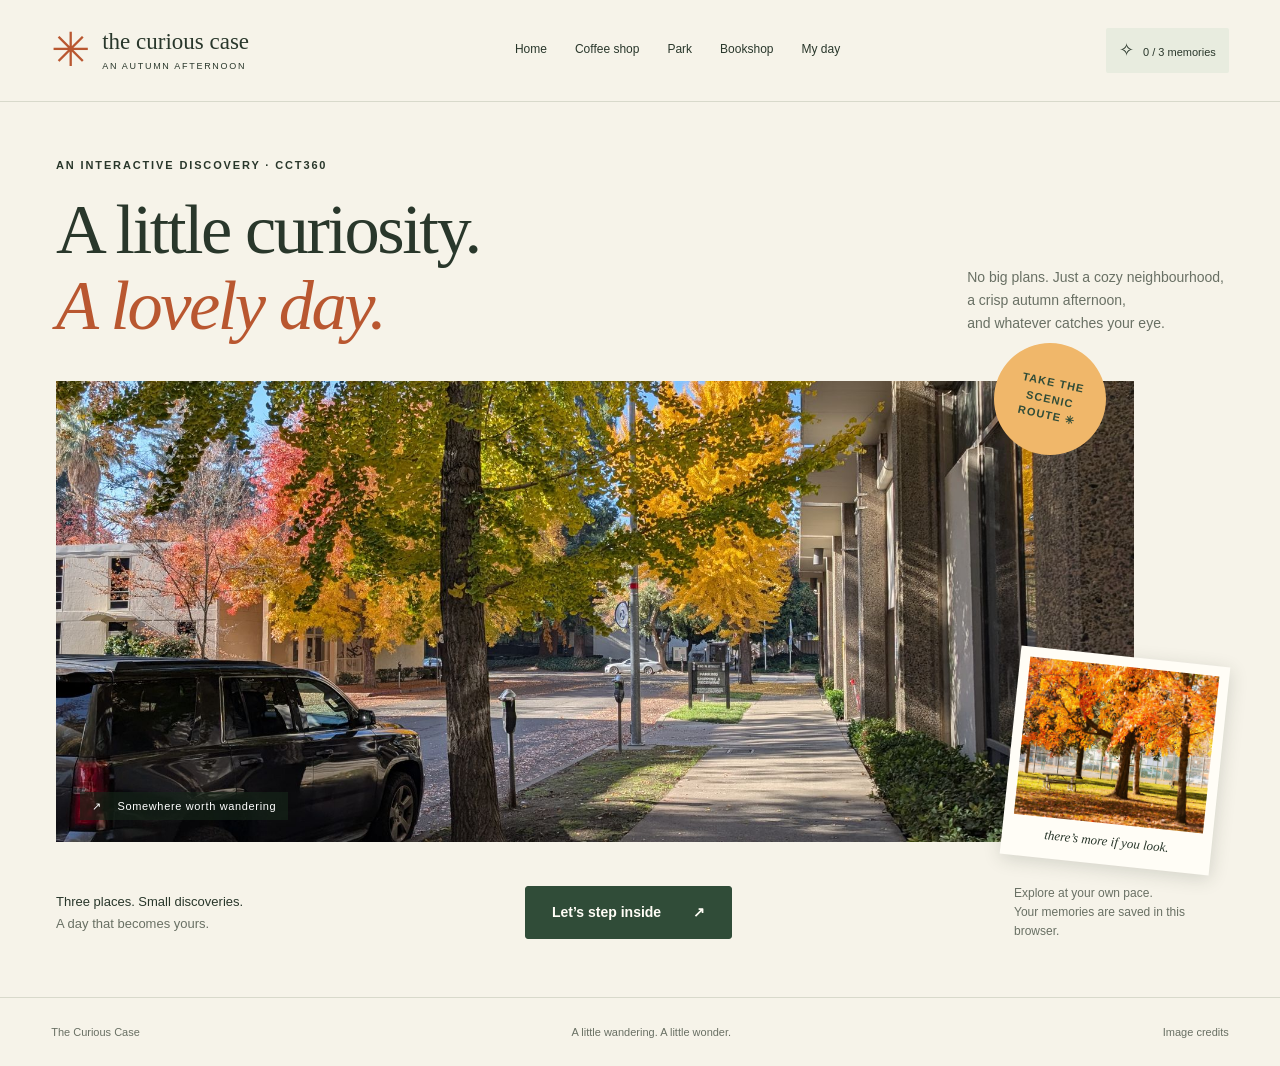
<file: index.html>
<!DOCTYPE html>
<html lang="en">
<head>
  <meta charset="utf-8">
  <meta name="viewport" content="width=device-width, initial-scale=1">
  <meta name="description" content="Follow your curiosity through a cozy autumn afternoon. Visit a café, collect park photographs, and find your next book.">
  <meta name="theme-color" content="#304c38">
  <title>Welcome | The Curious Case</title>
  <link rel="icon" href="assets/favicon.svg" type="image/svg+xml">
  <link rel="stylesheet" href="css/styles.css">
  <script src="js/script.js" defer></script>
</head>
<body data-page="welcome">
  <a class="skip-link" href="#main">Skip to content</a>
  <header class="site-header">
    <a class="brand" href="index.html" aria-label="The Curious Case welcome"><span class="brand-flower" aria-hidden="true">✳</span><span>the curious case<span class="brand-small">an autumn afternoon</span></span></a>
    <nav aria-label="Main navigation"><a href="home.html">Home</a><a href="coffee.html">Coffee shop</a><a href="park.html">Park</a><a href="bookshop.html">Bookshop</a><a href="back-home.html">My day</a></nav>
    <a class="memory-count" href="back-home.html" aria-label="View your collected memories"><span aria-hidden="true">✧</span> <span id="memory-count">0 / 3</span><span class="memory-label"> memories</span></a>
  </header>
  <main id="main">
  <section class="welcome-intro wrap">
    <div class="welcome-heading"><div><p class="eyebrow">An interactive discovery · CCT360</p><h1>A little curiosity.<br><em>A lovely day.</em></h1></div><p class="intro-note">No big plans. Just a cozy neighbourhood,<br class="desktop-only"> a crisp autumn afternoon,<br class="desktop-only"> and whatever catches your eye.</p></div>
    <div class="welcome-photo"><img src="assets/images/welcome-street.jpg" width="1800" height="1200" alt="An autumn sidewalk lined with colourful trees" fetchpriority="high"><div class="photo-label"><span aria-hidden="true">↗</span> Somewhere worth wandering</div><span class="round-stamp" aria-hidden="true">TAKE THE<br>SCENIC<br>ROUTE ✳</span><figure class="little-photo"><img src="assets/images/welcome-leaves.jpg" width="1000" height="667" alt="Bright autumn leaves in a Toronto park"><figcaption>there’s more if you look.</figcaption></figure></div>
    <div class="welcome-bottom"><p>Three places. Small discoveries.<br><span>A day that becomes yours.</span></p><a class="button" id="start-link" href="home.html">Let’s step inside <span aria-hidden="true">↗</span></a><p class="tiny">Explore at your own pace.<br>Your memories are saved in this browser.</p></div>
  </section>
</main>
  <footer class="site-footer"><a href="index.html">The Curious Case</a><span>A little wandering. A little wonder.</span><a href="#credits" id="credits-open">Image credits</a></footer>
  <div class="toast" id="toast" role="status" aria-live="polite"></div>
  <dialog id="credits-dialog" aria-labelledby="credits-title"><div class="dialog-inner"><button class="dialog-close" id="credits-close" aria-label="Close image credits">×</button><p class="eyebrow">Made with care</p><h2 id="credits-title">Behind the pictures</h2><p>Photography selected by our design partner, from Pexels. Menu artwork supplied by our design partner. Book covers are simple HTML and CSS designs.</p><div id="image-credits"></div></div></dialog>
</body>
</html>
</file>
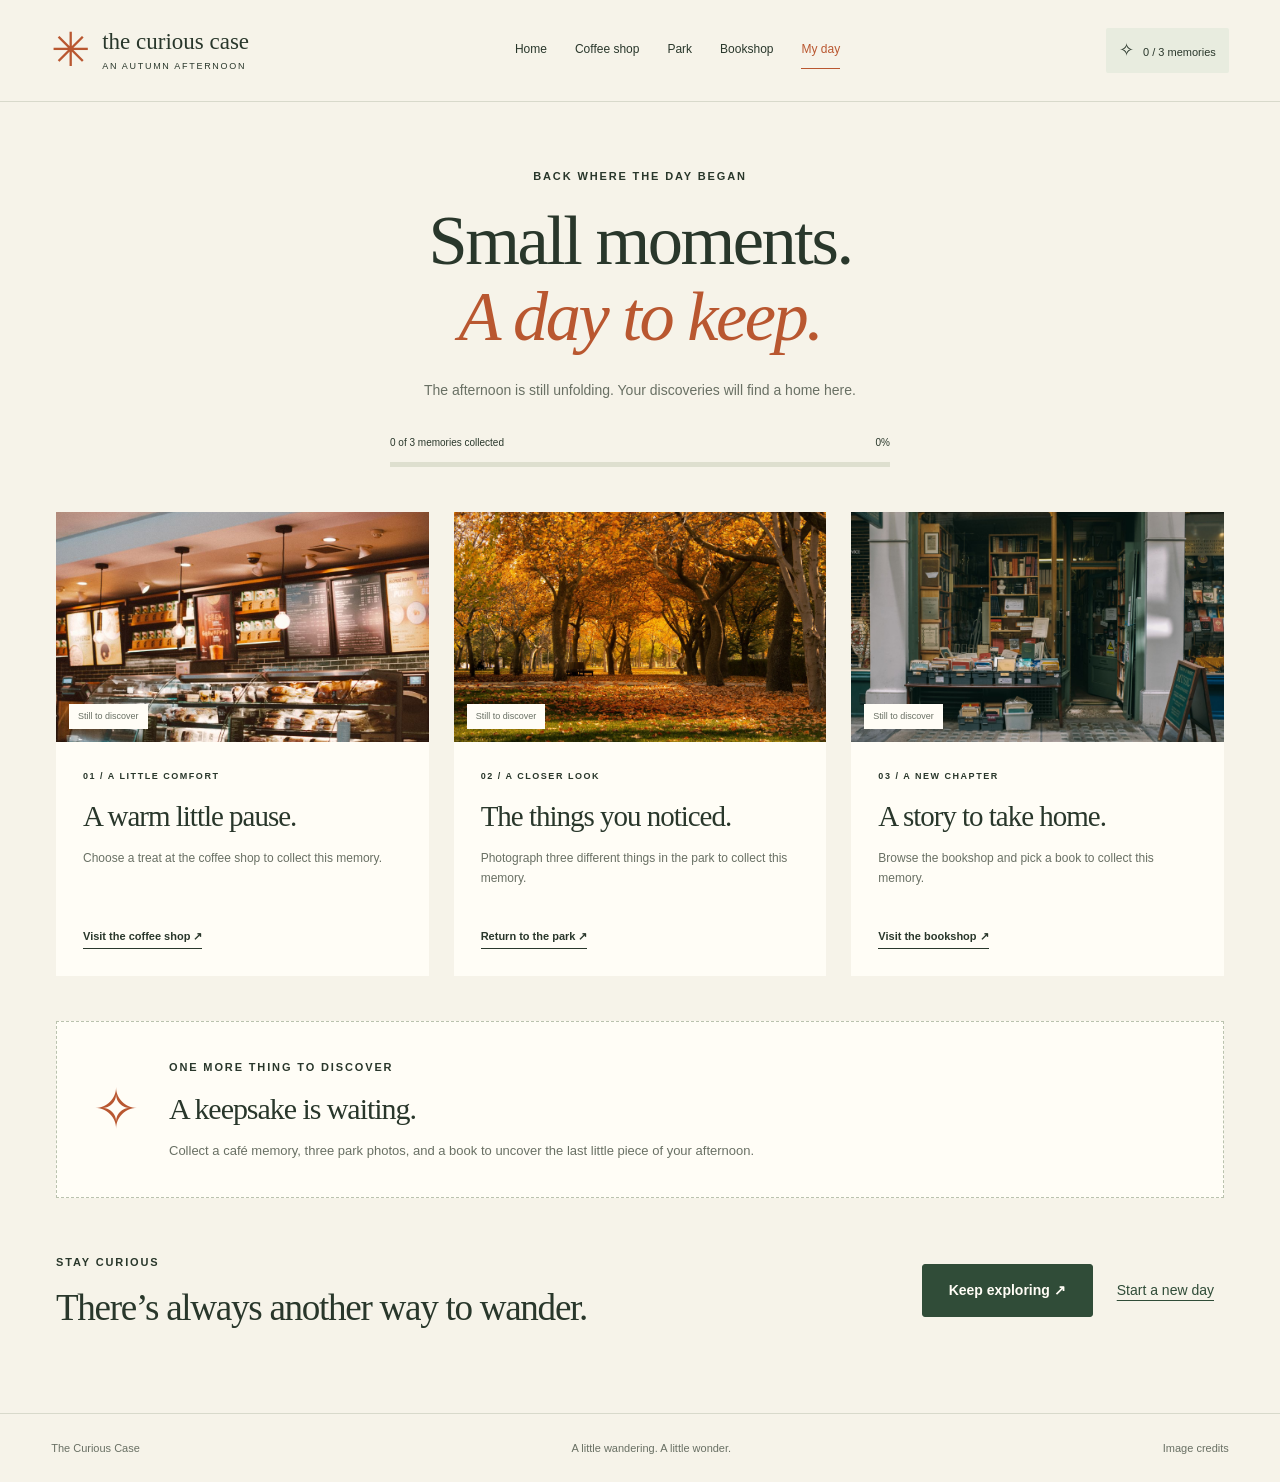
<file: back-home.html>
<!DOCTYPE html>
<html lang="en">
<head>
  <meta charset="utf-8">
  <meta name="viewport" content="width=device-width, initial-scale=1">
  <meta name="description" content="Follow your curiosity through a cozy autumn afternoon. Visit a café, collect park photographs, and find your next book.">
  <meta name="theme-color" content="#304c38">
  <title>My day | The Curious Case</title>
  <link rel="icon" href="assets/favicon.svg" type="image/svg+xml">
  <link rel="stylesheet" href="css/styles.css">
  <script src="js/script.js" defer></script>
</head>
<body data-page="back-home">
  <a class="skip-link" href="#main">Skip to content</a>
  <header class="site-header">
    <a class="brand" href="index.html" aria-label="The Curious Case welcome"><span class="brand-flower" aria-hidden="true">✳</span><span>the curious case<span class="brand-small">an autumn afternoon</span></span></a>
    <nav aria-label="Main navigation"><a href="home.html">Home</a><a href="coffee.html">Coffee shop</a><a href="park.html">Park</a><a href="bookshop.html">Bookshop</a><a href="back-home.html" aria-current="page">My day</a></nav>
    <a class="memory-count" href="back-home.html" aria-label="View your collected memories"><span aria-hidden="true">✧</span> <span id="memory-count">0 / 3</span><span class="memory-label"> memories</span></a>
  </header>
  <main id="main">
  <section class="summary-hero wrap"><p class="eyebrow">Back where the day began</p><h1>Small moments.<br><em>A day to keep.</em></h1><p class="summary-intro" id="summary-intro">The afternoon is still unfolding. Your discoveries will find a home here.</p><div class="summary-progress"><div><span id="summary-count">0 of 3 memories collected</span><span id="summary-percentage">0%</span></div><progress id="day-progress" max="3" value="0">0 of 3</progress></div></section>
  <section class="memory-cards wrap" aria-label="Your collected memories"><article class="memory-card" id="cafe-memory"><div class="memory-card-image"><img id="summary-treat-image" src="assets/images/pastries.jpg" width="1000" height="667" alt="Pastries at the neighbourhood café" loading="lazy"><span class="memory-badge" id="cafe-badge">Still to discover</span></div><div class="memory-card-content"><p class="eyebrow">01 / A little comfort</p><h2 id="summary-treat">A warm little pause.</h2><p id="summary-cafe-text">Choose a treat at the coffee shop to collect this memory.</p><a class="text-link" href="coffee.html">Visit the coffee shop ↗</a></div></article><article class="memory-card" id="park-memory"><div class="memory-card-image"><img src="assets/images/park.jpg" width="1800" height="1200" alt="A colourful autumn park" loading="lazy"><span class="memory-badge" id="park-badge">Still to discover</span></div><div class="memory-card-content"><p class="eyebrow">02 / A closer look</p><h2 id="summary-photos">The things you noticed.</h2><p id="summary-park-text">Photograph three different things in the park to collect this memory.</p><a class="text-link" href="park.html">Return to the park ↗</a></div></article><article class="memory-card" id="book-memory"><div class="memory-card-image"><img src="assets/images/bookshop.jpg" width="1800" height="1200" alt="Books displayed outside a neighbourhood bookshop" loading="lazy"><span class="memory-badge" id="book-badge">Still to discover</span></div><div class="memory-card-content"><p class="eyebrow">03 / A new chapter</p><h2 id="summary-book">A story to take home.</h2><p id="summary-book-text">Browse the bookshop and pick a book to collect this memory.</p><a class="text-link" href="bookshop.html">Visit the bookshop ↗</a></div></article></section>
  <section class="keepsake-section wrap"><div class="locked-note paper" id="locked-note"><span aria-hidden="true">✧</span><div><p class="eyebrow">One more thing to discover</p><h2>A keepsake is waiting.</h2><p>Collect a café memory, three park photos, and a book to uncover the last little piece of your afternoon.</p></div></div><div class="postcard" id="postcard" hidden><div class="postcard-art"><img src="assets/images/welcome-leaves.jpg" width="1000" height="667" alt="Autumn colours to remember the afternoon"><span>Wish you<br>were here.</span></div><div class="postcard-letter"><span class="postmark" aria-hidden="true">A DAY<br>WELL SPENT<br>✳</span><p class="eyebrow">The final discovery</p><h2>It was never<br>just an ordinary day.</h2><p id="postcard-story"></p><p>The little things were the story all along.<br>You only had to notice.</p><p class="handwritten">Until the next little adventure.</p><button class="text-link text-button" id="download-memory">Save my day as a note ↓</button></div></div></section>
  <section class="summary-album wrap" id="summary-album" hidden><p class="eyebrow">Your photos, brought home</p><h2>Little things, remembered.</h2><div class="album-grid" id="summary-album-grid"></div></section>
  <section class="next-stops wrap"><div><p class="eyebrow">Stay curious</p><h2>There’s always another way to wander.</h2></div><div class="button-group"><a class="button" href="home.html">Keep exploring ↗</a><button class="text-button" id="reset-day">Start a new day</button></div></section>
  <dialog id="reset-dialog" aria-labelledby="reset-title"><div class="dialog-inner"><p class="eyebrow">A fresh beginning</p><h2 id="reset-title">Start a new afternoon?</h2><p>This clears the choices and photographs saved for this website in this browser. You can collect a different day.</p><div class="button-group"><button class="button" id="confirm-reset">Start fresh →</button><button class="text-button" id="cancel-reset">Keep my memories</button></div></div></dialog>
</main>
  <footer class="site-footer"><a href="index.html">The Curious Case</a><span>A little wandering. A little wonder.</span><a href="#credits" id="credits-open">Image credits</a></footer>
  <div class="toast" id="toast" role="status" aria-live="polite"></div>
  <dialog id="credits-dialog" aria-labelledby="credits-title"><div class="dialog-inner"><button class="dialog-close" id="credits-close" aria-label="Close image credits">×</button><p class="eyebrow">Made with care</p><h2 id="credits-title">Behind the pictures</h2><p>Photography selected by our design partner, from Pexels. Menu artwork supplied by our design partner. Book covers are simple HTML and CSS designs.</p><div id="image-credits"></div></div></dialog>
</body>
</html>
</file>
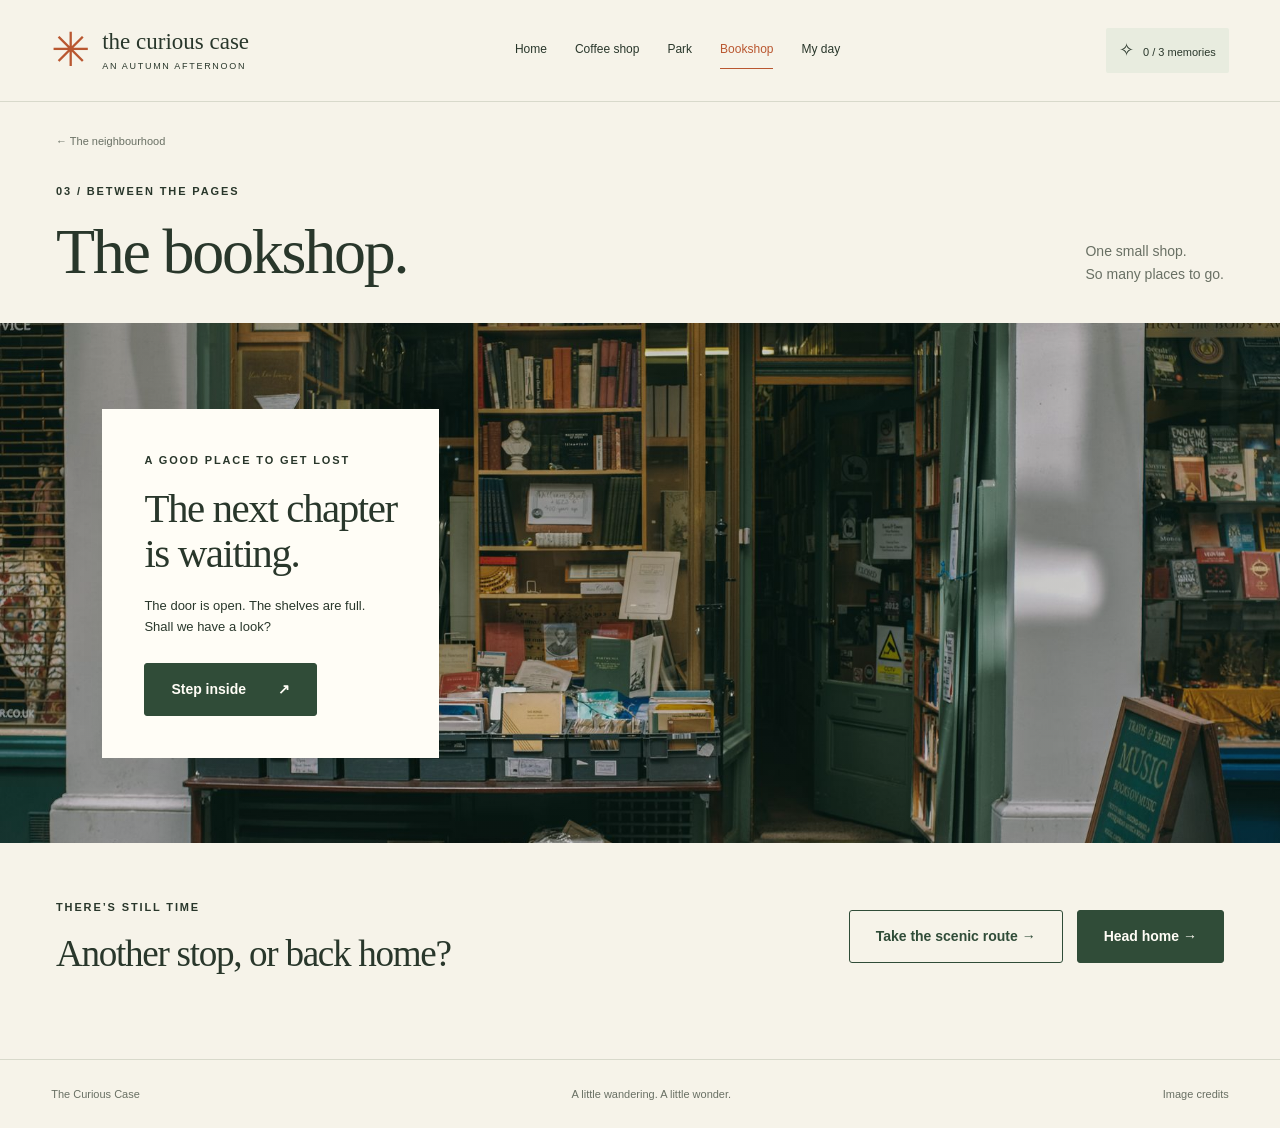
<file: bookshop.html>
<!DOCTYPE html>
<html lang="en">
<head>
  <meta charset="utf-8">
  <meta name="viewport" content="width=device-width, initial-scale=1">
  <meta name="description" content="Follow your curiosity through a cozy autumn afternoon. Visit a café, collect park photographs, and find your next book.">
  <meta name="theme-color" content="#304c38">
  <title>The bookshop | The Curious Case</title>
  <link rel="icon" href="assets/favicon.svg" type="image/svg+xml">
  <link rel="stylesheet" href="css/styles.css">
  <script src="js/script.js" defer></script>
</head>
<body data-page="bookshop">
  <a class="skip-link" href="#main">Skip to content</a>
  <header class="site-header">
    <a class="brand" href="index.html" aria-label="The Curious Case welcome"><span class="brand-flower" aria-hidden="true">✳</span><span>the curious case<span class="brand-small">an autumn afternoon</span></span></a>
    <nav aria-label="Main navigation"><a href="home.html">Home</a><a href="coffee.html">Coffee shop</a><a href="park.html">Park</a><a href="bookshop.html" aria-current="page">Bookshop</a><a href="back-home.html">My day</a></nav>
    <a class="memory-count" href="back-home.html" aria-label="View your collected memories"><span aria-hidden="true">✧</span> <span id="memory-count">0 / 3</span><span class="memory-label"> memories</span></a>
  </header>
  <main id="main">
  <section class="scene-heading wrap"><a class="back-link" href="home.html">← The neighbourhood</a><div class="heading-row"><div><p class="eyebrow">03 / Between the pages</p><h1>The bookshop.</h1></div><p>One small shop.<br>So many places to go.</p></div></section>
  <section class="bookshop-front photo-background" id="shop-front"><div class="paper shop-sign"><p class="eyebrow">A good place to get lost</p><h2>The next chapter<br>is waiting.</h2><p>The door is open. The shelves are full.<br>Shall we have a look?</p><button class="button" id="enter-shop">Step inside <span aria-hidden="true">↗</span></button></div></section>
  <section class="bookshop-interior wrap" id="shop-interior" hidden><div class="section-heading"><div><p class="eyebrow">The neighbourhood bookshop</p><h2>Pick your next adventure.</h2></div><p>Click a cover to read a little more.<br>All prices and purchases are pretend.</p></div><div class="bookshelf" id="bookshelf"></div><div class="bookshop-bottom"><article class="paper book-description" aria-live="polite"><p class="eyebrow">Off the shelf</p><h3 id="book-title">A story for your kind of day.</h3><p id="book-author">Five classics, five different paths.</p><p id="book-description">Select a book above to see its description. Then choose the one you’d like to take home.</p><p class="book-price" id="book-price"></p><button class="button" id="buy-book" disabled>Choose a book first</button></article><aside class="receipt paper" id="receipt" aria-live="polite"><p class="receipt-flower" aria-hidden="true">✳</p><h3>A little something<br>to take home.</h3><p id="receipt-placeholder">Your receipt will appear here after you choose a book.</p><div id="receipt-details" hidden><p class="receipt-rule">THE NEIGHBOURHOOD BOOKSHOP</p><dl><div><dt>One good story</dt><dd id="receipt-book"></dd></div><div><dt>Total</dt><dd id="receipt-total"></dd></div></dl><p>Paid with curiosity.<br>No real payment was made.</p><p class="handwritten">Thanks for wandering in.</p><p class="tiny">Memory collected · A new chapter</p></div></aside></div></section>
  <section class="next-stops wrap"><div><p class="eyebrow">There’s still time</p><h2>Another stop, or back home?</h2></div><div class="button-group"><a class="button button-outline" href="park.html">Take the scenic route →</a><a class="button" href="back-home.html">Head home →</a></div></section>
  <dialog id="shop-dialog" aria-labelledby="shop-dialog-title"><div class="dialog-inner"><p class="eyebrow">Just one more little discovery</p><h2 id="shop-dialog-title">Shall we go inside?</h2><p>A few well-loved stories are waiting. Choose a cover, read a little, and find your next adventure.</p><div class="button-group"><button class="button" id="confirm-shop">Yes, let’s browse →</button><button class="text-button" id="cancel-shop">Maybe in a moment</button></div></div></dialog>
</main>
  <footer class="site-footer"><a href="index.html">The Curious Case</a><span>A little wandering. A little wonder.</span><a href="#credits" id="credits-open">Image credits</a></footer>
  <div class="toast" id="toast" role="status" aria-live="polite"></div>
  <dialog id="credits-dialog" aria-labelledby="credits-title"><div class="dialog-inner"><button class="dialog-close" id="credits-close" aria-label="Close image credits">×</button><p class="eyebrow">Made with care</p><h2 id="credits-title">Behind the pictures</h2><p>Photography selected by our design partner, from Pexels. Menu artwork supplied by our design partner. Book covers are simple HTML and CSS designs.</p><div id="image-credits"></div></div></dialog>
</body>
</html>
</file>
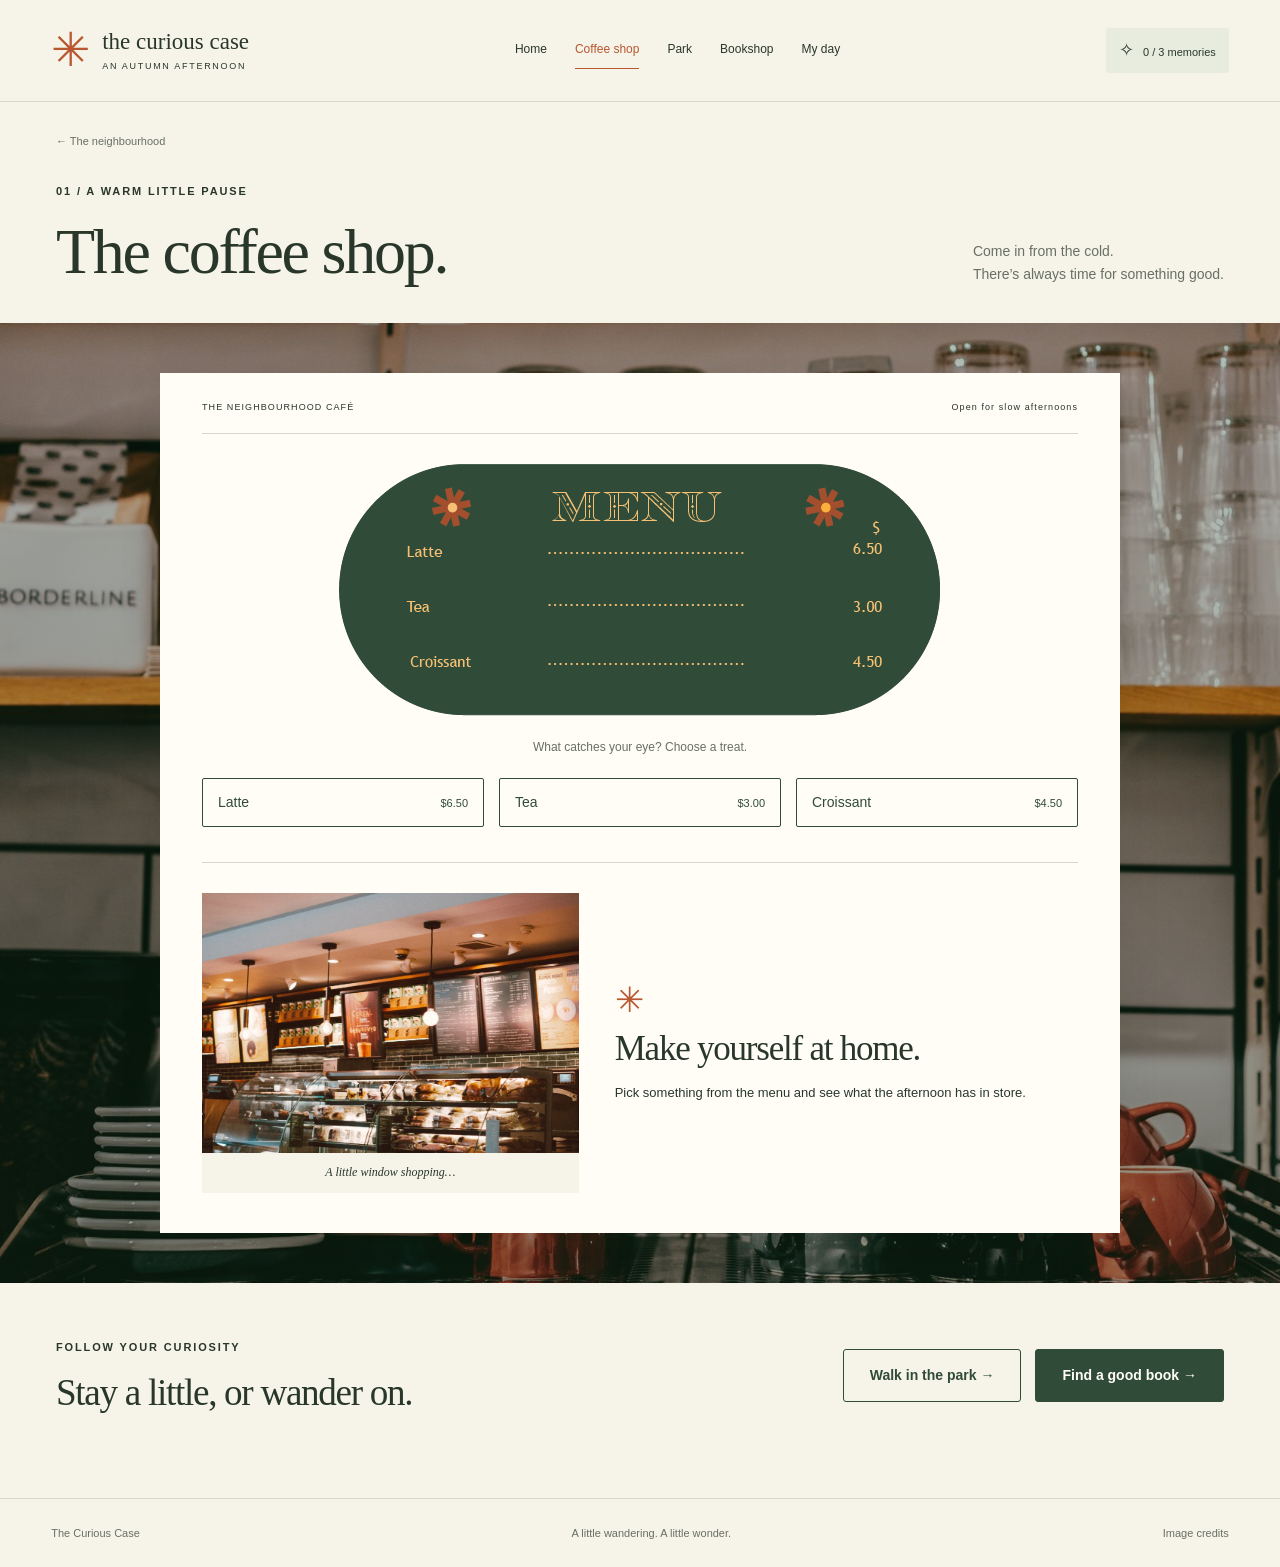
<file: coffee.html>
<!DOCTYPE html>
<html lang="en">
<head>
  <meta charset="utf-8">
  <meta name="viewport" content="width=device-width, initial-scale=1">
  <meta name="description" content="Follow your curiosity through a cozy autumn afternoon. Visit a café, collect park photographs, and find your next book.">
  <meta name="theme-color" content="#304c38">
  <title>The coffee shop | The Curious Case</title>
  <link rel="icon" href="assets/favicon.svg" type="image/svg+xml">
  <link rel="stylesheet" href="css/styles.css">
  <script src="js/script.js" defer></script>
</head>
<body data-page="coffee">
  <a class="skip-link" href="#main">Skip to content</a>
  <header class="site-header">
    <a class="brand" href="index.html" aria-label="The Curious Case welcome"><span class="brand-flower" aria-hidden="true">✳</span><span>the curious case<span class="brand-small">an autumn afternoon</span></span></a>
    <nav aria-label="Main navigation"><a href="home.html">Home</a><a href="coffee.html" aria-current="page">Coffee shop</a><a href="park.html">Park</a><a href="bookshop.html">Bookshop</a><a href="back-home.html">My day</a></nav>
    <a class="memory-count" href="back-home.html" aria-label="View your collected memories"><span aria-hidden="true">✧</span> <span id="memory-count">0 / 3</span><span class="memory-label"> memories</span></a>
  </header>
  <main id="main">
  <section class="scene-heading wrap"><a class="back-link" href="home.html">← The neighbourhood</a><div class="heading-row"><div><p class="eyebrow">01 / A warm little pause</p><h1>The coffee shop.</h1></div><p>Come in from the cold.<br>There’s always time for something good.</p></div></section>
  <section class="cafe-stage photo-background"><div class="cafe-counter paper"><div class="menu-topline"><span>THE NEIGHBOURHOOD CAFÉ</span><span>Open for slow afternoons</span></div><img class="menu-art" src="assets/images/menu.png" width="602" height="252" alt="Menu with flower illustrations: Latte $6.50, Tea $3.00, Croissant $4.50"><p class="menu-instruction">What catches your eye? Choose a treat.</p><div class="menu-buttons" role="group" aria-label="Choose a café item"><button class="menu-choice" data-treat="latte" aria-pressed="false">Latte <span>$6.50</span></button><button class="menu-choice" data-treat="tea" aria-pressed="false">Tea <span>$3.00</span></button><button class="menu-choice" data-treat="croissant" aria-pressed="false">Croissant <span>$4.50</span></button></div><div class="cafe-result"><figure class="treat-photo"><img id="treat-image" src="assets/images/pastries.jpg" width="1000" height="667" alt="Pastries on display in the café"><figcaption id="treat-caption">A little window shopping…</figcaption></figure><div class="treat-story" aria-live="polite"><span class="small-flower" aria-hidden="true">✳</span><h2 id="treat-title">Make yourself at home.</h2><p id="treat-description">Pick something from the menu and see what the afternoon has in store.</p><div class="discovery" id="cafe-discovery" hidden><p class="eyebrow">A memory collected</p><p>On a little card beside your order:<br><em>“The best part of a day is often the bit you didn’t plan.”</em></p><p class="tiny">Your choice is saved. You can try another, too.</p></div></div></div></div></section>
  <section class="next-stops wrap"><div><p class="eyebrow">Follow your curiosity</p><h2>Stay a little, or wander on.</h2></div><div class="button-group"><a class="button button-outline" href="park.html">Walk in the park →</a><a class="button" href="bookshop.html">Find a good book →</a></div></section>
</main>
  <footer class="site-footer"><a href="index.html">The Curious Case</a><span>A little wandering. A little wonder.</span><a href="#credits" id="credits-open">Image credits</a></footer>
  <div class="toast" id="toast" role="status" aria-live="polite"></div>
  <dialog id="credits-dialog" aria-labelledby="credits-title"><div class="dialog-inner"><button class="dialog-close" id="credits-close" aria-label="Close image credits">×</button><p class="eyebrow">Made with care</p><h2 id="credits-title">Behind the pictures</h2><p>Photography selected by our design partner, from Pexels. Menu artwork supplied by our design partner. Book covers are simple HTML and CSS designs.</p><div id="image-credits"></div></div></dialog>
</body>
</html>
</file>
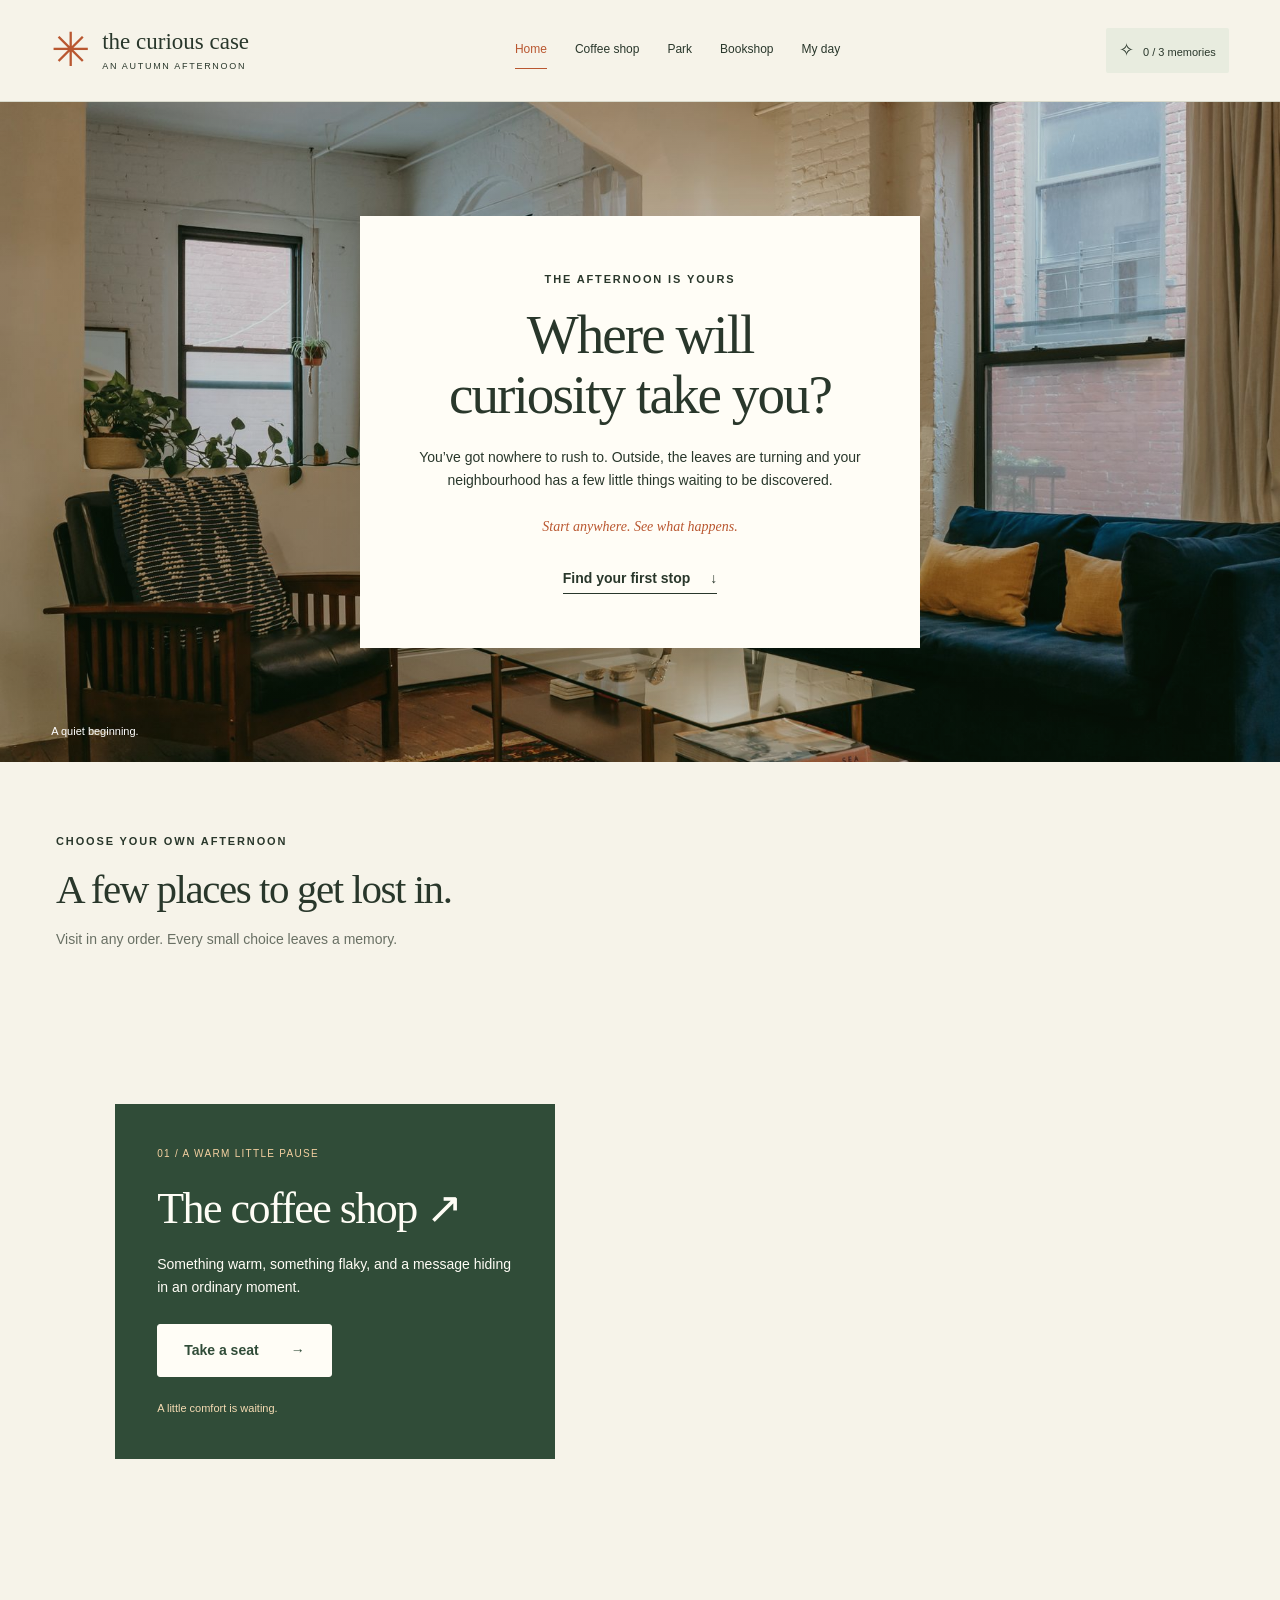
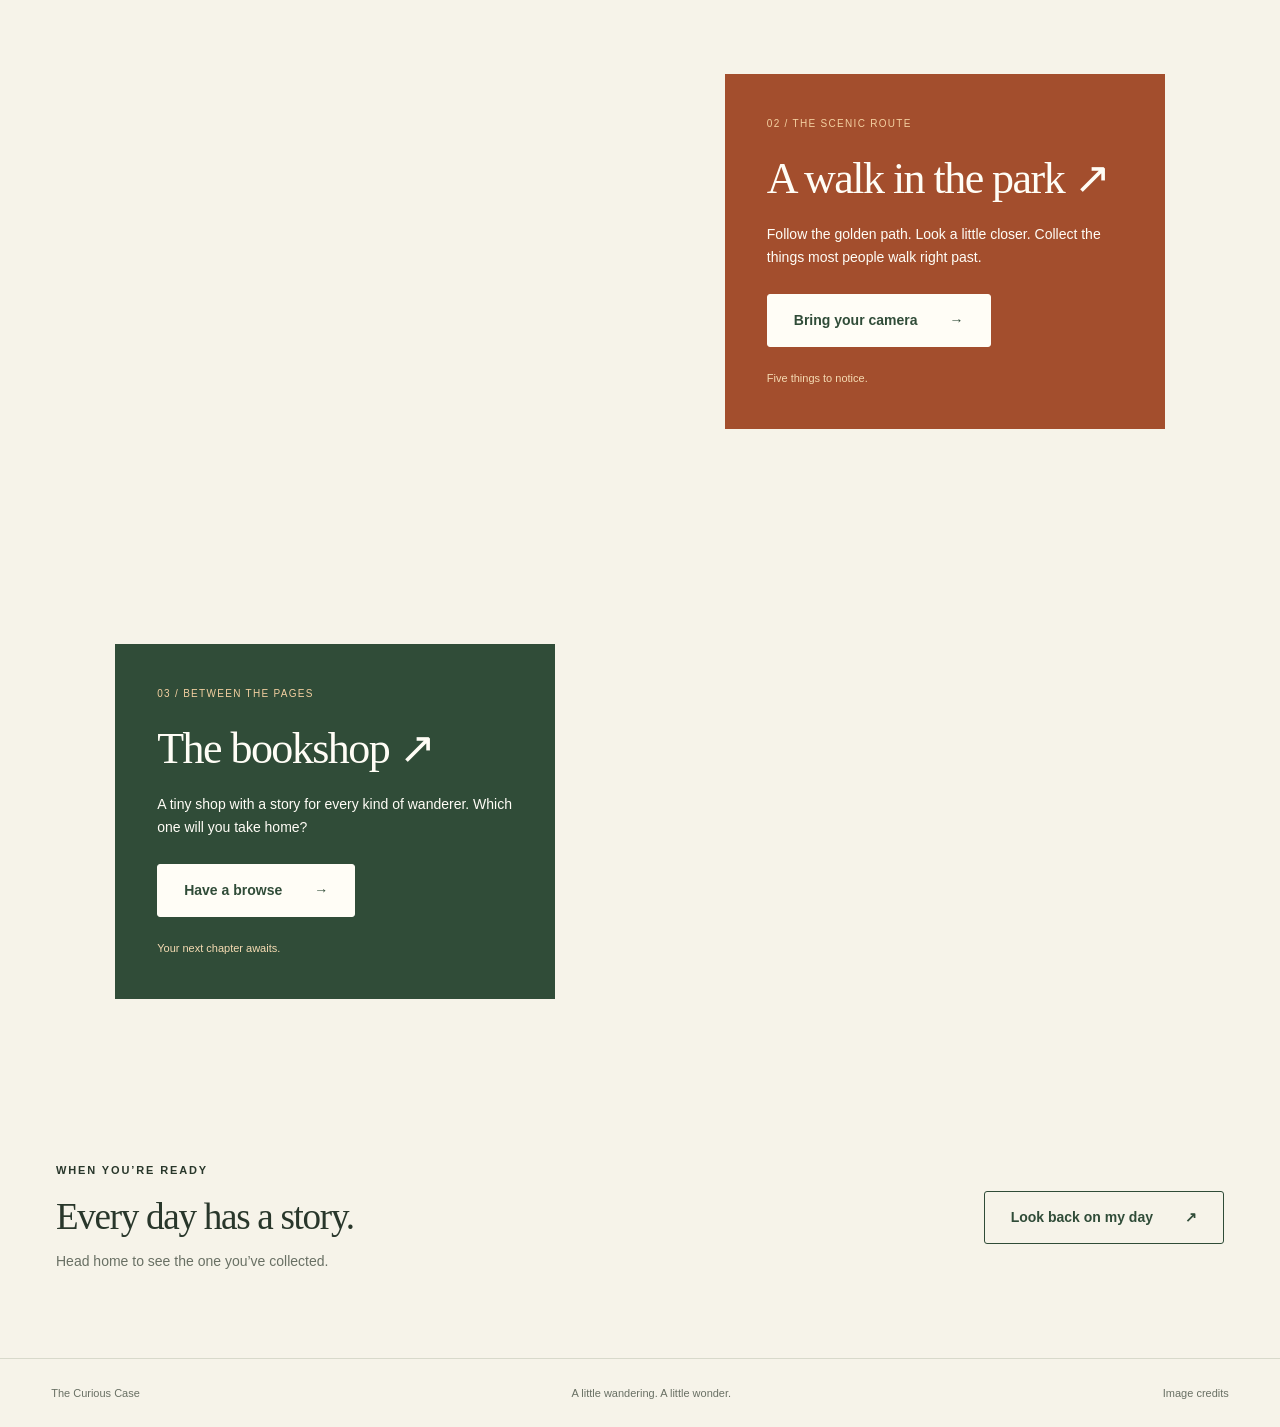
<file: home.html>
<!DOCTYPE html>
<html lang="en">
<head>
  <meta charset="utf-8">
  <meta name="viewport" content="width=device-width, initial-scale=1">
  <meta name="description" content="Follow your curiosity through a cozy autumn afternoon. Visit a café, collect park photographs, and find your next book.">
  <meta name="theme-color" content="#304c38">
  <title>Home | The Curious Case</title>
  <link rel="icon" href="assets/favicon.svg" type="image/svg+xml">
  <link rel="stylesheet" href="css/styles.css">
  <script src="js/script.js" defer></script>
</head>
<body data-page="home">
  <a class="skip-link" href="#main">Skip to content</a>
  <header class="site-header">
    <a class="brand" href="index.html" aria-label="The Curious Case welcome"><span class="brand-flower" aria-hidden="true">✳</span><span>the curious case<span class="brand-small">an autumn afternoon</span></span></a>
    <nav aria-label="Main navigation"><a href="home.html" aria-current="page">Home</a><a href="coffee.html">Coffee shop</a><a href="park.html">Park</a><a href="bookshop.html">Bookshop</a><a href="back-home.html">My day</a></nav>
    <a class="memory-count" href="back-home.html" aria-label="View your collected memories"><span aria-hidden="true">✧</span> <span id="memory-count">0 / 3</span><span class="memory-label"> memories</span></a>
  </header>
  <main id="main">
  <section class="home-hero photo-background">
    <div class="paper home-paper"><p class="eyebrow">The afternoon is yours</p><h1>Where will<br>curiosity take you?</h1><p>You’ve got nowhere to rush to. Outside, the leaves are turning and your neighbourhood has a few little things waiting to be discovered.</p><p class="handwritten">Start anywhere. See what happens.</p><a class="text-link" href="#places">Find your first stop <span aria-hidden="true">↓</span></a></div>
    <span class="corner-caption">A quiet beginning.</span>
  </section>
  <section class="places-intro wrap" id="places"><p class="eyebrow">Choose your own afternoon</p><h2>A few places to get lost in.</h2><p>Visit in any order. Every small choice leaves a memory.</p></section>
  <section class="destination destination-coffee photo-background"><div class="destination-paper"><span class="place-number">01 / A warm little pause</span><h2><a href="coffee.html">The coffee shop <span aria-hidden="true">↗</span></a></h2><p>Something warm, something flaky, and a message hiding in an ordinary moment.</p><a class="button button-light" href="coffee.html">Take a seat <span aria-hidden="true">→</span></a><span class="visit-note" id="coffee-note">A little comfort is waiting.</span></div></section>
  <section class="destination destination-park photo-background"><div class="destination-paper"><span class="place-number">02 / The scenic route</span><h2><a href="park.html">A walk in the park <span aria-hidden="true">↗</span></a></h2><p>Follow the golden path. Look a little closer. Collect the things most people walk right past.</p><a class="button button-light" href="park.html">Bring your camera <span aria-hidden="true">→</span></a><span class="visit-note" id="park-note">Five things to notice.</span></div></section>
  <section class="destination destination-books photo-background"><div class="destination-paper"><span class="place-number">03 / Between the pages</span><h2><a href="bookshop.html">The bookshop <span aria-hidden="true">↗</span></a></h2><p>A tiny shop with a story for every kind of wanderer. Which one will you take home?</p><a class="button button-light" href="bookshop.html">Have a browse <span aria-hidden="true">→</span></a><span class="visit-note" id="book-note">Your next chapter awaits.</span></div></section>
  <section class="home-ending wrap"><div><p class="eyebrow">When you’re ready</p><h2>Every day has a story.</h2><p>Head home to see the one you’ve collected.</p></div><a class="button button-outline" href="back-home.html">Look back on my day <span aria-hidden="true">↗</span></a></section>
</main>
  <footer class="site-footer"><a href="index.html">The Curious Case</a><span>A little wandering. A little wonder.</span><a href="#credits" id="credits-open">Image credits</a></footer>
  <div class="toast" id="toast" role="status" aria-live="polite"></div>
  <dialog id="credits-dialog" aria-labelledby="credits-title"><div class="dialog-inner"><button class="dialog-close" id="credits-close" aria-label="Close image credits">×</button><p class="eyebrow">Made with care</p><h2 id="credits-title">Behind the pictures</h2><p>Photography selected by our design partner, from Pexels. Menu artwork supplied by our design partner. Book covers are simple HTML and CSS designs.</p><div id="image-credits"></div></div></dialog>
</body>
</html>
</file>
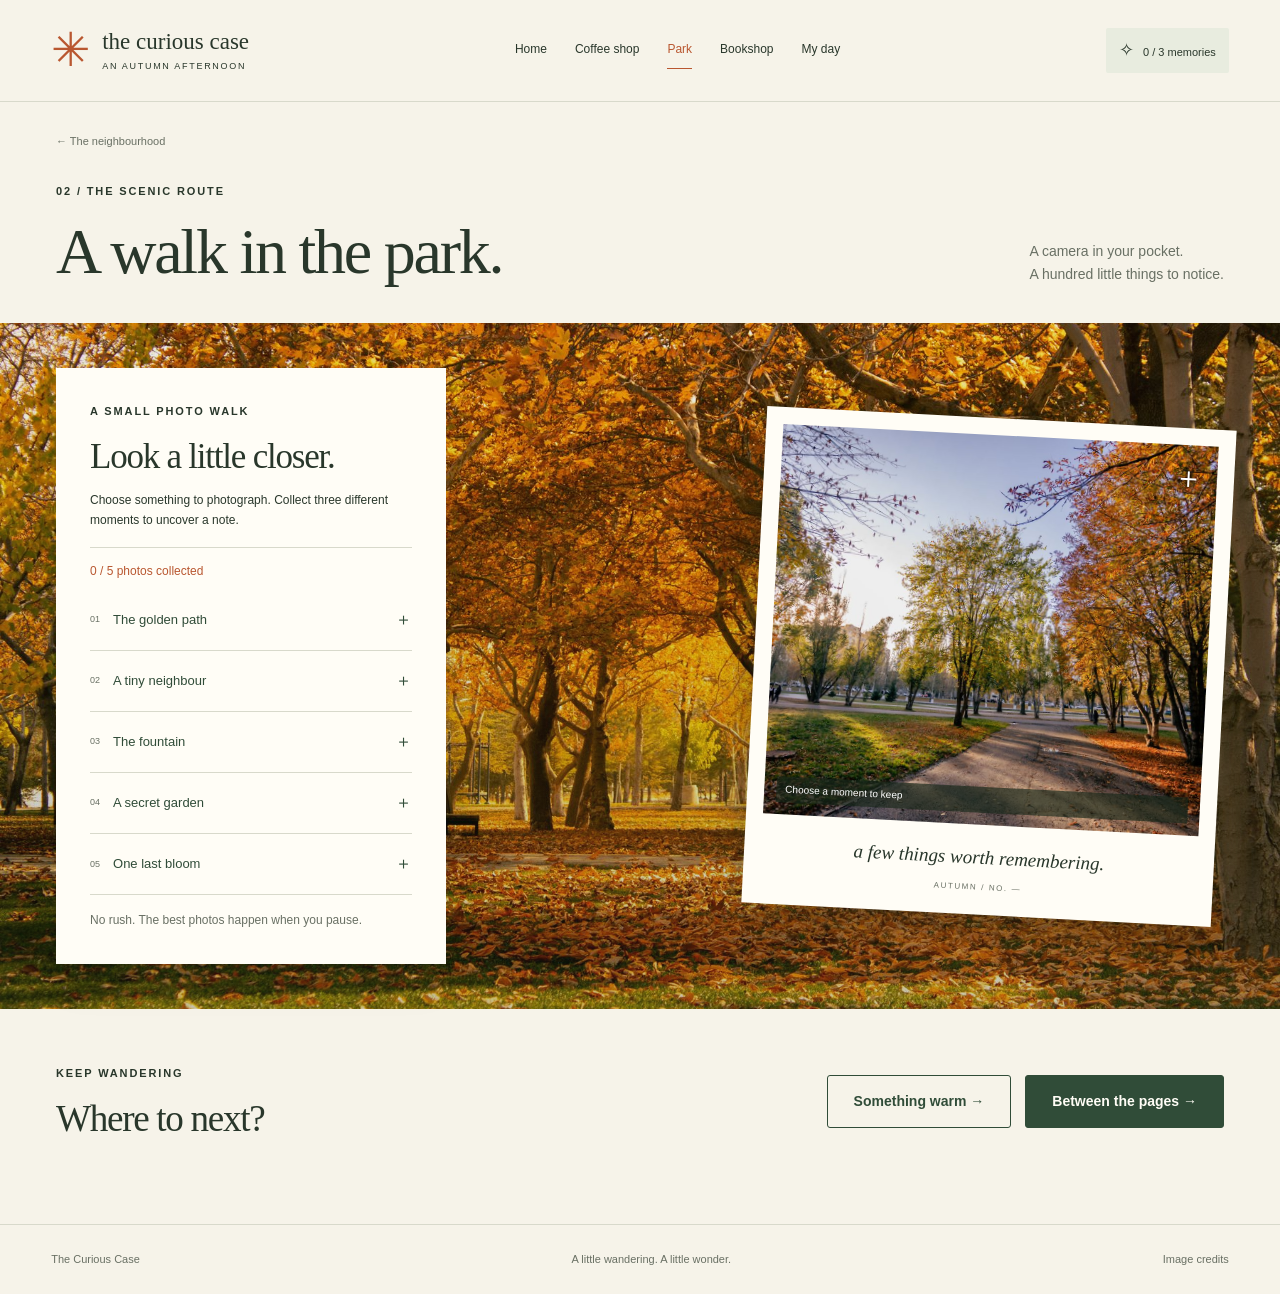
<file: park.html>
<!DOCTYPE html>
<html lang="en">
<head>
  <meta charset="utf-8">
  <meta name="viewport" content="width=device-width, initial-scale=1">
  <meta name="description" content="Follow your curiosity through a cozy autumn afternoon. Visit a café, collect park photographs, and find your next book.">
  <meta name="theme-color" content="#304c38">
  <title>A walk in the park | The Curious Case</title>
  <link rel="icon" href="assets/favicon.svg" type="image/svg+xml">
  <link rel="stylesheet" href="css/styles.css">
  <script src="js/script.js" defer></script>
</head>
<body data-page="park">
  <a class="skip-link" href="#main">Skip to content</a>
  <header class="site-header">
    <a class="brand" href="index.html" aria-label="The Curious Case welcome"><span class="brand-flower" aria-hidden="true">✳</span><span>the curious case<span class="brand-small">an autumn afternoon</span></span></a>
    <nav aria-label="Main navigation"><a href="home.html">Home</a><a href="coffee.html">Coffee shop</a><a href="park.html" aria-current="page">Park</a><a href="bookshop.html">Bookshop</a><a href="back-home.html">My day</a></nav>
    <a class="memory-count" href="back-home.html" aria-label="View your collected memories"><span aria-hidden="true">✧</span> <span id="memory-count">0 / 3</span><span class="memory-label"> memories</span></a>
  </header>
  <main id="main">
  <section class="scene-heading wrap"><a class="back-link" href="home.html">← The neighbourhood</a><div class="heading-row"><div><p class="eyebrow">02 / The scenic route</p><h1>A walk in the park.</h1></div><p>A camera in your pocket.<br>A hundred little things to notice.</p></div></section>
  <section class="park-stage photo-background"><div class="park-layout wrap"><div class="paper camera-list"><p class="eyebrow">A small photo walk</p><h2>Look a little closer.</h2><p>Choose something to photograph. Collect three different moments to uncover a note.</p><p class="photo-count"><span id="photo-count">0</span> / 5 photos collected</p><div class="photo-options" role="group" aria-label="Things to photograph"><button data-photo="path"><span>01</span> The golden path <span class="capture-state">＋</span></button><button data-photo="squirrel"><span>02</span> A tiny neighbour <span class="capture-state">＋</span></button><button data-photo="fountain"><span>03</span> The fountain <span class="capture-state">＋</span></button><button data-photo="garden"><span>04</span> A secret garden <span class="capture-state">＋</span></button><button data-photo="flowers"><span>05</span> One last bloom <span class="capture-state">＋</span></button></div><p class="tiny" id="camera-feedback" role="status">No rush. The best photos happen when you pause.</p></div><figure class="polaroid" id="polaroid"><div class="viewfinder"><img id="park-photo" src="assets/images/path.jpg" width="1200" height="800" alt="An autumn path waiting to be photographed"><span class="viewfinder-mark" aria-hidden="true">＋</span><span class="viewfinder-caption" id="viewfinder-caption">Choose a moment to keep</span></div><figcaption id="park-caption">a few things worth remembering.</figcaption><span class="polaroid-number" id="polaroid-number">AUTUMN / NO. —</span></figure></div><div class="wrap"><div class="park-discovery paper" id="park-discovery" hidden><span aria-hidden="true">✧</span><div><p class="eyebrow">A memory collected</p><h3>You found a pattern.</h3><p>A path, a pause, a small surprise. The park’s little secret? There’s more to see when you slow down.</p></div></div></div></section>
  <section class="photo-album wrap" id="photo-album" hidden><div class="section-heading"><div><p class="eyebrow">Collected along the way</p><h2>Your pocket gallery.</h2></div><p>Click a photo to look again.</p></div><div class="album-grid" id="album-grid"></div></section>
  <section class="next-stops wrap"><div><p class="eyebrow">Keep wandering</p><h2>Where to next?</h2></div><div class="button-group"><a class="button button-outline" href="coffee.html">Something warm →</a><a class="button" href="bookshop.html">Between the pages →</a></div></section>
</main>
  <footer class="site-footer"><a href="index.html">The Curious Case</a><span>A little wandering. A little wonder.</span><a href="#credits" id="credits-open">Image credits</a></footer>
  <div class="toast" id="toast" role="status" aria-live="polite"></div>
  <dialog id="credits-dialog" aria-labelledby="credits-title"><div class="dialog-inner"><button class="dialog-close" id="credits-close" aria-label="Close image credits">×</button><p class="eyebrow">Made with care</p><h2 id="credits-title">Behind the pictures</h2><p>Photography selected by our design partner, from Pexels. Menu artwork supplied by our design partner. Book covers are simple HTML and CSS designs.</p><div id="image-credits"></div></div></dialog>
</body>
</html>
</file>
<file: css/styles.css>
/* Shared colours and page foundations. No frameworks or build step. */
:root {
  --cream: #f6f3e9;
  --paper: #fffdf6;
  --green: #304c38;
  --deep-green: #203c2b;
  --orange: #b95730;
  --gold: #f0b76a;
  --ink: #29372b;
  --muted: #697064;
  --line: #d8d9cb;
}
* { box-sizing: border-box; }
html { scroll-behavior: smooth; scroll-padding-top: 100px; }
body { margin: 0; color: var(--ink); background: var(--cream); font-family: "Trebuchet MS", Arial, sans-serif; font-size: 16px; line-height: 1.65; }
body:has(dialog[open]) { overflow: hidden; }
img { max-width: 100%; height: auto; display: block; }
a { color: inherit; text-decoration: none; }
button { font: inherit; cursor: pointer; }
button, a { -webkit-tap-highlight-color: transparent; }
button:disabled { cursor: default; opacity: .55; }
button:focus-visible, a:focus-visible { outline: 3px solid var(--orange); outline-offset: 5px; }
::selection { background: var(--gold); color: var(--deep-green); }
[hidden] { display: none !important; }
h1, h2, h3, p, figure { margin: 0; }
h1, h2, h3 { font-family: Georgia, "Times New Roman", serif; font-weight: 400; line-height: 1.08; letter-spacing: -.035em; }
h1 { font-size: clamp(44px, 5.5vw, 82px); }
h2 { font-size: clamp(32px, 3.2vw, 48px); }
h3 { font-size: 30px; }
h1 em { color: var(--orange); font-weight: 400; }
p + p { margin-top: 16px; }
.wrap { max-width: 1320px; width: calc(100% - 112px); margin-left: auto; margin-right: auto; }
.eyebrow { font-size: 11px; font-weight: 700; letter-spacing: .17em; text-transform: uppercase; margin-bottom: 17px; }
.tiny { font-size: 12px; color: var(--muted); line-height: 1.6; }
.handwritten { font-family: Georgia, serif; font-style: italic; color: var(--orange); font-size: 21px; }
.paper { background: var(--paper); box-shadow: 0 15px 45px #17271912; }
.button { display: inline-flex; gap: 32px; align-items: center; justify-content: center; background: var(--green); color: var(--paper); padding: 15px 26px; border: 1px solid var(--green); font-size: 14px; font-weight: 700; line-height: 1.5; border-radius: 3px; transition: background .2s, transform .2s; }
.button:hover { background: var(--deep-green); transform: translateY(-2px); }
.button-light { background: var(--paper); border-color: var(--paper); color: var(--green); }
.button-light:hover { background: var(--cream); }
.button-outline { color: var(--green); border-color: var(--green); background: transparent; }
.button-outline:hover { color: var(--paper); }
.button-group { display: flex; gap: 14px; align-items: center; flex-wrap: wrap; }
.text-link { display: inline-flex; gap: 20px; align-items: center; font-size: 14px; font-weight: 700; border-bottom: 1px solid currentColor; padding: 3px 0; }
.text-link:hover, .text-button:hover { color: var(--orange); }
.text-button { border: 0; background: transparent; color: var(--green); font-size: 14px; text-decoration: underline; text-underline-offset: 5px; padding: 10px; }
.skip-link { position: absolute; top: -100px; left: 10px; z-index: 100; background: var(--paper); padding: 12px; }
.skip-link:focus { top: 10px; }
/* The same navigation and collection counter appears in all six scenes. */
.site-header { min-height: 102px; padding: 20px 4%; display: flex; gap: 28px; align-items: center; justify-content: space-between; border-bottom: 1px solid var(--line); }
.brand { display: flex; align-items: center; gap: 12px; font-family: Georgia, serif; font-size: 23px; line-height: 1.1; white-space: nowrap; }
.brand-flower { color: var(--orange); font-size: 47px; line-height: 1; }
.brand-small { display: block; font-family: "Trebuchet MS", sans-serif; font-size: 9px; letter-spacing: .19em; text-transform: uppercase; margin-top: 7px; }
.site-header nav { display: flex; flex-wrap: wrap; gap: 28px; align-items: center; justify-content: center; font-size: 12px; }
.site-header nav a { padding: 8px 0; border-bottom: 1px solid transparent; }
.site-header nav a:hover, .site-header nav a[aria-current] { color: var(--orange); border-bottom-color: var(--orange); }
.memory-count { font-size: 11px; background: #e8ecdf; padding: 8px 13px; white-space: nowrap; border-radius: 2px; }
.memory-count > span:first-child { font-size: 18px; margin-right: 6px; }
.site-footer { border-top: 1px solid var(--line); margin-top: 30px; padding: 25px 4%; display: flex; justify-content: space-between; gap: 20px; color: var(--muted); font-size: 11px; }
.site-footer a:hover { text-decoration: underline; }
/* Welcome: one main photograph, a smaller found moment, and a way in. */
.welcome-intro { padding-top: 54px; padding-bottom: 25px; }
.welcome-heading { display: flex; align-items: flex-end; justify-content: space-between; gap: 30px; padding-bottom: 38px; }
.intro-note { max-width: 330px; font-size: 14px; color: var(--muted); padding-bottom: 8px; }
.welcome-photo { height: clamp(310px, 36vw, 515px); position: relative; margin-right: 90px; }
.welcome-photo > img { width: 100%; height: 100%; object-fit: cover; object-position: center 56%; }
.photo-label { position: absolute; left: 24px; bottom: 22px; color: white; font-size: 11px; letter-spacing: .06em; background: #17271999; padding: 5px 12px; }
.photo-label span { margin-right: 12px; }
.round-stamp { position: absolute; top: -38px; right: 28px; display: flex; align-items: center; justify-content: center; width: 112px; height: 112px; background: var(--gold); color: var(--green); border-radius: 50%; font-size: 11px; font-weight: bold; text-align: center; line-height: 1.5; letter-spacing: .1em; transform: rotate(12deg); }
.little-photo { position: absolute; right: -86px; bottom: -23px; width: 210px; background: var(--paper); padding: 10px 10px 13px; transform: rotate(6deg); box-shadow: 1px 4px 18px #29372b2b; }
.little-photo img { width: 100%; height: 158px; object-fit: cover; }
.little-photo figcaption { font-family: Georgia, serif; font-style: italic; text-align: center; font-size: 13px; padding-top: 7px; }
.welcome-bottom { display: flex; align-items: center; justify-content: space-between; gap: 25px; padding-top: 42px; }
.welcome-bottom > p:first-child { font-size: 13px; }
.welcome-bottom > p:first-child span { color: var(--muted); }
.welcome-bottom .tiny { max-width: 210px; }
/* Home uses the background-and-paper layout in the supplied wireframe. */
.photo-background { background-size: cover; background-position: center; }
.home-hero { min-height: 660px; display: flex; align-items: center; justify-content: center; padding: 65px 24px; background-image: linear-gradient(#142b1326, #142b1340), url('../assets/images/home.jpg'); position: relative; }
.home-paper { max-width: 560px; padding: 54px 56px; text-align: center; }
.home-paper h1 { font-size: clamp(40px, 4.3vw, 62px); }
.home-paper > p:not(.eyebrow) { margin-top: 22px; font-size: 14px; }
.home-paper .text-link { margin-top: 26px; }
.corner-caption { position: absolute; left: 4%; bottom: 22px; color: white; font-size: 11px; }
.places-intro { padding: 70px 0 45px; }
.places-intro > p:last-child { margin-top: 17px; color: var(--muted); font-size: 14px; }
.destination { min-height: 570px; display: flex; align-items: center; padding: 65px 9%; background-attachment: fixed; }
.destination-coffee { background-image: linear-gradient(90deg, #17271945, #17271900), url('../assets/images/cafe.jpg'); }
.destination-park { background-image: linear-gradient(90deg, #17271945, #17271900), url('../assets/images/park.jpg'); justify-content: flex-end; }
.destination-books { background-image: linear-gradient(90deg, #17271945, #17271900), url('../assets/images/bookshop.jpg'); }
.destination-paper { background: var(--green); color: var(--paper); padding: 42px; max-width: 440px; }
.destination-park .destination-paper { background: #a34e2d; }
.place-number { display: block; font-size: 10px; text-transform: uppercase; letter-spacing: .13em; margin-bottom: 23px; color: #f4d0a1; }
.destination-paper h2 { font-size: 44px; }
.destination-paper h2 a:hover { text-decoration: underline; text-underline-offset: 6px; }
.destination-paper > p { font-size: 14px; margin-top: 20px; }
.destination-paper .button { margin-top: 25px; }
.visit-note { display: block; font-size: 11px; margin-top: 22px; color: #f5dbb3; }
.home-ending, .next-stops { display: flex; align-items: center; justify-content: space-between; gap: 30px; padding-top: 55px; padding-bottom: 55px; }
.home-ending h2, .next-stops h2 { font-size: clamp(29px, 2.9vw, 40px); }
.home-ending p:last-child { color: var(--muted); font-size: 14px; margin-top: 13px; }
/* Shared scene introduction. */
.scene-heading { padding-top: 25px; padding-bottom: 37px; }
.back-link { display: inline-block; font-size: 11px; color: var(--muted); margin-bottom: 32px; }
.back-link:hover { color: var(--orange); }
.heading-row { display: flex; gap: 25px; justify-content: space-between; align-items: flex-end; }
.heading-row h1 { font-size: clamp(42px, 5vw, 68px); }
.heading-row > p { color: var(--muted); font-size: 14px; }
/* Café: original menu artwork, three choices, and a changing photograph. */
.cafe-stage { padding: 50px 24px; background-image: linear-gradient(#142b134d, #142b1373), url('../assets/images/cafe.jpg'); }
.cafe-counter { max-width: 960px; margin: auto; padding: 27px 42px 40px; }
.menu-topline { display: flex; justify-content: space-between; gap: 20px; font-size: 9px; letter-spacing: .12em; padding-bottom: 18px; border-bottom: 1px solid var(--line); }
.menu-art { width: 602px; max-width: 100%; margin: 30px auto 22px; }
.menu-instruction { text-align: center; font-size: 12px; color: var(--muted); }
.menu-buttons { display: flex; gap: 15px; margin: 20px 0 35px; }
.menu-choice { flex: 1; border: 1px solid var(--green); background: transparent; color: var(--green); padding: 12px 15px; display: flex; align-items: center; justify-content: space-between; gap: 10px; font-size: 14px; border-radius: 2px; }
.menu-choice span { font-size: 11px; }
.menu-choice:hover, .menu-choice[aria-pressed="true"] { background: var(--green); color: var(--paper); }
.cafe-result { display: flex; gap: 36px; align-items: center; border-top: 1px solid var(--line); padding-top: 30px; }
.treat-photo { width: 43%; flex-shrink: 0; background: var(--cream); }
.treat-photo img { width: 100%; height: 260px; object-fit: cover; }
.treat-photo figcaption { font-size: 12px; font-family: Georgia, serif; font-style: italic; text-align: center; padding: 10px; }
.treat-story { flex: 1; }
.small-flower { color: var(--orange); font-size: 35px; display: inline-block; line-height: 1; margin-bottom: 13px; }
.treat-story h2 { font-size: 35px; }
.treat-story > p { margin-top: 14px; font-size: 13px; }
.discovery { margin-top: 21px; padding-top: 17px; border-top: 1px dashed var(--line); font-size: 13px; }
.discovery .eyebrow { color: var(--orange); font-size: 9px; margin-bottom: 9px; }
/* Park: a clickable shot list and a photograph that builds a collection. */
.park-stage { background-image: linear-gradient(#25381d15, #25381d40), url('../assets/images/park.jpg'); padding-top: 45px; padding-bottom: 45px; }
.park-layout { display: flex; gap: 8%; align-items: center; justify-content: space-between; }
.camera-list { width: 390px; flex-shrink: 0; padding: 34px; }
.camera-list h2 { font-size: 35px; }
.camera-list > p:not(.eyebrow) { font-size: 12px; margin-top: 16px; }
.photo-count { padding-top: 14px; border-top: 1px solid var(--line); color: var(--orange); }
.photo-options { margin-top: 8px; }
.photo-options button { display: flex; align-items: center; gap: 13px; padding: 16px 0; width: 100%; border: 0; border-bottom: 1px solid var(--line); background: transparent; text-align: left; font-size: 13px; color: var(--green); }
.photo-options button > span:first-child { font-size: 9px; color: var(--muted); }
.photo-options button .capture-state { margin-left: auto; font-size: 17px; }
.photo-options button:hover { color: var(--orange); }
.photo-options button.captured { color: var(--orange); }
.polaroid { width: min(47%, 470px); padding: 17px 17px 20px; background: var(--paper); transform: rotate(3deg); box-shadow: 0 10px 35px #0e210d55; }
.viewfinder { position: relative; }
.viewfinder > img { width: 100%; height: 390px; object-fit: cover; }
.viewfinder-mark { position: absolute; top: 8px; right: 14px; color: white; font-size: 30px; text-shadow: 0 1px 5px #000; }
.viewfinder-caption { position: absolute; left: 12px; bottom: 12px; right: 12px; color: white; font-size: 10px; background: #172719a6; padding: 5px 9px; }
.polaroid figcaption { font-family: Georgia, serif; font-style: italic; font-size: 19px; text-align: center; margin-top: 17px; }
.polaroid-number { display: block; font-size: 8px; letter-spacing: .2em; text-align: center; color: var(--muted); margin-top: 8px; }
.polaroid.flash .viewfinder::after { content: ""; position: absolute; inset: 0; background: white; animation: camera-flash .45s ease-out forwards; pointer-events: none; }
@keyframes camera-flash { from { opacity: .95; } to { opacity: 0; } }
.park-discovery { display: flex; gap: 25px; align-items: center; padding: 22px 30px; margin-top: 38px; max-width: 650px; }
.park-discovery > span { color: var(--orange); font-size: 40px; }
.park-discovery h3 { font-size: 26px; }
.park-discovery .eyebrow { margin-bottom: 8px; font-size: 9px; }
.park-discovery p:last-child { font-size: 12px; margin-top: 9px; }
.photo-album { padding-top: 55px; }
.section-heading { display: flex; justify-content: space-between; gap: 20px; align-items: flex-end; margin-bottom: 35px; }
.section-heading > p { font-size: 12px; color: var(--muted); }
.album-grid { display: flex; flex-wrap: wrap; gap: 20px; margin-top: 25px; }
.album-card { flex: 0 1 calc(20% - 16px); min-width: 140px; padding: 9px 9px 15px; border: 0; background: var(--paper); box-shadow: 0 3px 12px #29372b10; color: var(--ink); font-family: Georgia, serif; font-style: italic; font-size: 13px; text-align: center; }
.album-card img { width: 100%; height: 140px; object-fit: cover; margin-bottom: 10px; }
.album-card:hover { transform: rotate(-2deg); }
/* Bookshop: HTML/CSS covers make five book choices readable at every size. */
.bookshop-front { min-height: 520px; background-image: linear-gradient(#1727192b, #1727192b), url('../assets/images/bookshop.jpg'); padding: 60px 8%; display: flex; align-items: center; }
.shop-sign { max-width: 420px; padding: 42px; }
.shop-sign p:not(.eyebrow) { font-size: 13px; margin-top: 20px; }
.shop-sign .button { margin-top: 25px; }
.bookshop-interior { padding-top: 50px; }
.bookshelf { display: flex; justify-content: space-between; gap: 30px; padding: 0 0 27px; border-bottom: 8px solid #a48461; }
.book-option { width: 18%; background: none; border: 0; padding: 0; color: var(--ink); text-align: left; }
.book-cover { min-height: 255px; display: flex; flex-direction: column; align-items: center; justify-content: space-between; padding: 22px 15px; text-align: center; background: var(--green); color: #f5e5bc; border-left: 7px solid #0002; box-shadow: 5px 6px 9px #18221124; transition: transform .2s; position: relative; }
.book-cover::after { position: absolute; content: ""; inset: 10px; border: 1px solid #f5e5bc55; pointer-events: none; }
.book-option:hover .book-cover { transform: translateY(-8px); }
.book-option[aria-pressed="true"] .book-cover { outline: 3px solid var(--orange); outline-offset: 6px; transform: translateY(-8px); }
.book-cover > * { position: relative; z-index: 1; }
.book-cover .cover-series { font-size: 7px; letter-spacing: .2em; }
.cover-title { display: block; font-family: Georgia, serif; font-size: clamp(19px, 2.1vw, 29px); line-height: 1.13; font-weight: 400; }
.cover-symbol { font-size: 48px; line-height: 1; }
.cover-author { font-size: 8px; text-transform: uppercase; letter-spacing: .1em; }
.cover-alice { background: #a34e2d; }
.cover-anne { background: #8c653e; }
.cover-scarlet { background: #643d3b; }
.cover-willows { background: #446064; }
.book-label { display: flex; justify-content: space-between; gap: 7px; padding-top: 18px; font-size: 10px; }
.bookshop-bottom { display: flex; justify-content: space-between; align-items: flex-start; gap: 35px; padding-top: 38px; }
.book-description { width: 58%; padding: 35px; min-height: 355px; }
.book-description > p { font-size: 13px; margin-top: 15px; }
.book-description .eyebrow { margin-top: 0; font-size: 10px; }
#book-author { color: var(--muted); font-size: 11px; }
.book-description .book-price { font-size: 20px; color: var(--orange); }
.book-description .button { margin-top: 16px; }
.receipt { width: 33%; max-width: 340px; padding: 25px 30px 35px; text-align: center; background: #fffef9; border-bottom: 3px dashed #ccc7b9; }
.receipt-flower { font-size: 30px; color: var(--orange); }
.receipt h3 { font-size: 25px; }
.receipt p { font-size: 11px; margin-top: 16px; }
.receipt .handwritten { font-size: 18px; }
.receipt-rule { padding-top: 14px; padding-bottom: 14px; border-top: 1px dashed var(--muted); border-bottom: 1px dashed var(--muted); letter-spacing: .08em; font-size: 8px !important; }
.receipt dl { font-size: 11px; text-align: left; }
.receipt dl > div { display: flex; justify-content: space-between; gap: 20px; margin: 10px 0; }
.receipt dd { margin: 0; max-width: 145px; text-align: right; }
/* The end of the day changes according to the user's saved choices. */
.summary-hero { padding-top: 65px; max-width: 900px; text-align: center; }
.summary-intro { max-width: 550px; margin: 25px auto 0; color: var(--muted); font-size: 14px; }
.summary-progress { max-width: 500px; margin: 33px auto 45px; }
.summary-progress > div { display: flex; justify-content: space-between; font-size: 10px; text-align: left; }
progress { display: block; width: 100%; height: 5px; margin-top: 10px; border: 0; background: #dedfcf; accent-color: var(--orange); border-radius: 0; }
progress::-webkit-progress-bar { background: #dedfcf; }
progress::-webkit-progress-value { background: var(--orange); }
progress::-moz-progress-bar { background: var(--orange); }
.memory-cards { display: flex; gap: 25px; }
.memory-card { flex: 1; min-width: 0; background: var(--paper); }
.memory-card-image { position: relative; }
.memory-card-image img { width: 100%; height: 230px; object-fit: cover; }
.memory-badge { position: absolute; bottom: 13px; left: 13px; font-size: 9px; padding: 5px 9px; background: var(--paper); color: var(--muted); }
.memory-card.collected .memory-badge { background: var(--green); color: var(--paper); }
.memory-card-content { padding: 27px; }
.memory-card-content h2 { font-size: 29px; }
.memory-card-content > p:not(.eyebrow) { margin-top: 17px; font-size: 12px; color: var(--muted); min-height: 60px; }
.memory-card-content .eyebrow { font-size: 9px; }
.memory-card-content .text-link { margin-top: 15px; font-size: 11px; }
.keepsake-section { margin-top: 45px; }
.locked-note { display: flex; gap: 30px; align-items: center; padding: 36px; border: 1px dashed #bac2ae; box-shadow: none; }
.locked-note > span { font-size: 55px; color: var(--orange); }
.locked-note h2 { font-size: 30px; }
.locked-note p:last-child { font-size: 13px; color: var(--muted); margin-top: 14px; max-width: 610px; }
.postcard { display: flex; background: var(--paper); box-shadow: 0 7px 30px #203c2b10; padding: 20px; }
.postcard-art { position: relative; width: 44%; }
.postcard-art img { width: 100%; height: 100%; min-height: 430px; object-fit: cover; filter: brightness(.75); }
.postcard-art > span { position: absolute; left: 30px; bottom: 35px; font-family: Georgia, serif; font-size: clamp(38px, 4.4vw, 65px); line-height: 1.02; font-style: italic; color: white; }
.postcard-letter { flex: 1; padding: 35px 40px; position: relative; }
.postcard-letter h2 { max-width: 400px; font-size: clamp(32px, 3.2vw, 46px); }
.postcard-letter > p:not(.eyebrow) { font-size: 13px; margin-top: 20px; max-width: 420px; }
.postcard-letter .handwritten { font-size: 20px !important; }
.postcard-letter .text-button { padding-left: 0; font-size: 11px; margin-top: 20px; }
.postmark { position: absolute; top: 15px; right: 10px; border: 1px solid var(--orange); color: var(--orange); border-radius: 50%; width: 66px; height: 66px; display: flex; align-items: center; justify-content: center; text-align: center; font-size: 7px; line-height: 1.6; letter-spacing: .05em; transform: rotate(15deg); }
.summary-album { padding-top: 55px; }
.summary-album h2 { font-size: 36px; }
/* Native dialogs supply Escape handling and keyboard focus containment. */
dialog { border: 1px solid var(--line); padding: 0; background: var(--paper); color: var(--ink); width: min(590px, calc(100% - 32px)); max-height: 85vh; box-shadow: 0 20px 70px #0003; }
dialog::backdrop { background: #102314a6; }
.dialog-inner { position: relative; padding: 45px; }
.dialog-inner h2 { font-size: 38px; }
.dialog-inner > p:not(.eyebrow) { margin-top: 20px; font-size: 14px; }
.dialog-inner .button-group { margin-top: 30px; }
.dialog-close { position: absolute; top: 10px; right: 15px; background: transparent; border: 0; font-size: 30px; color: var(--green); }
#image-credits { font-size: 12px; margin-top: 25px; }
#image-credits a { text-decoration: underline; text-underline-offset: 3px; }
#image-credits li { margin-bottom: 8px; }
.toast { position: fixed; left: 50%; bottom: 25px; transform: translate(-50%, 20px); background: var(--deep-green); color: var(--paper); max-width: calc(100% - 32px); padding: 12px 23px; font-size: 12px; box-shadow: 0 5px 25px #0002; opacity: 0; pointer-events: none; z-index: 20; transition: opacity .2s, transform .2s; }
.toast.visible { opacity: 1; transform: translate(-50%, 0); }
/* Tablets and phones retain every choice, with stacked flexible layouts. */
@media (max-width: 1050px) {
  .wrap { width: calc(100% - 64px); }
  .site-header { flex-wrap: wrap; gap: 13px; }
  .site-header nav { order: 3; width: 100%; gap: 28px; }
  .brand { font-size: 21px; }
  .destination { background-attachment: scroll; }
  .park-layout { gap: 35px; }
  .camera-list { width: 350px; padding: 26px; }
  .viewfinder > img { height: 330px; }
  .bookshelf { gap: 18px; }
  .book-cover { min-height: 230px; padding: 22px 11px; }
  .cover-title { font-size: 23px; }
  .book-label { display: block; }
  .book-label > span { display: block; }
  .postmark { display: none; }
}
@media (max-width: 760px) {
  .wrap { width: calc(100% - 36px); }
  .site-header { padding: 18px; min-height: 100px; }
  .brand { font-size: 20px; gap: 8px; }
  .brand-flower { font-size: 35px; }
  .brand-small { font-size: 7px; }
  .memory-count { font-size: 10px; padding: 5px 8px; }
  .memory-label { display: none; }
  .site-header nav { gap: 21px; justify-content: space-between; font-size: 10px; }
  .site-footer { flex-wrap: wrap; justify-content: space-between; padding: 25px 18px; }
  .site-footer > span { display: none; }
  .welcome-intro { padding-top: 35px; }
  .welcome-heading { display: block; padding-bottom: 26px; }
  .welcome-heading h1 { font-size: clamp(43px, 9vw, 65px); }
  .intro-note { margin-top: 22px; font-size: 13px; max-width: 360px; }
  .desktop-only { display: none; }
  .welcome-photo { margin-right: 24px; height: 330px; }
  .round-stamp { width: 78px; height: 78px; font-size: 8px; top: -20px; right: 15px; }
  .little-photo { width: 135px; right: -25px; bottom: -25px; padding: 7px; }
  .little-photo img { height: 100px; }
  .little-photo figcaption { font-size: 10px; }
  .photo-label { left: 12px; bottom: 15px; font-size: 8px; max-width: 180px; }
  .welcome-bottom { flex-wrap: wrap; align-items: center; padding-top: 45px; gap: 20px; }
  .welcome-bottom .button { order: 3; width: 100%; }
  .welcome-bottom > p:first-child { font-size: 11px; }
  .welcome-bottom .tiny { font-size: 9px; max-width: 140px; }
  .home-hero { min-height: 590px; padding: 40px 18px; }
  .home-paper { padding: 40px 26px; }
  .home-paper h1 { font-size: 43px; }
  .places-intro { padding: 45px 0 30px; }
  .destination { min-height: 520px; padding: 40px 18px; background-position: center; align-items: flex-end; }
  .destination-paper { padding: 28px; max-width: 370px; }
  .destination-paper h2 { font-size: 37px; }
  .destination-paper > p { font-size: 13px; }
  .place-number { font-size: 8px; margin-bottom: 16px; }
  .home-ending, .next-stops { flex-direction: column; align-items: flex-start; padding-top: 40px; padding-bottom: 35px; }
  .next-stops .button-group { width: 100%; }
  .next-stops .button { flex-grow: 1; font-size: 12px; }
  .scene-heading { padding-top: 20px; padding-bottom: 28px; }
  .back-link { margin-bottom: 24px; }
  .heading-row { display: block; }
  .heading-row h1 { font-size: 45px; }
  .heading-row > p { margin-top: 20px; font-size: 13px; }
  .eyebrow { font-size: 9px; }
  .cafe-stage { padding: 25px 14px; }
  .cafe-counter { padding: 18px; }
  .menu-topline { font-size: 7px; gap: 10px; }
  .menu-topline span:last-child { text-align: right; }
  .menu-art { margin: 23px auto 20px; }
  .menu-buttons { gap: 7px; margin-bottom: 25px; }
  .menu-choice { font-size: 12px; padding: 10px; gap: 5px; flex-direction: column; }
  .menu-choice span { font-size: 9px; }
  .cafe-result { flex-direction: column; gap: 25px; padding-top: 23px; }
  .treat-photo { width: 100%; }
  .treat-photo img { height: 260px; }
  .treat-story { width: 100%; padding: 0 4px 12px; }
  .park-stage { padding-top: 28px; padding-bottom: 28px; }
  .park-layout { flex-direction: column; gap: 35px; }
  .camera-list { width: 100%; }
  .polaroid { width: 89%; transform: rotate(2deg); }
  .viewfinder > img { height: 340px; }
  .park-discovery { padding: 23px; gap: 17px; }
  .park-discovery > span { font-size: 30px; }
  .section-heading { display: block; }
  .section-heading > p { margin-top: 20px; }
  .album-grid { gap: 15px; }
  .album-card { flex-basis: calc(50% - 8px); min-width: 0; }
  .album-card img { height: 160px; }
  .bookshop-front { padding: 40px 18px; min-height: 480px; }
  .shop-sign { padding: 32px; }
  .bookshop-interior { padding-top: 35px; }
  .bookshelf { flex-wrap: wrap; justify-content: flex-start; gap: 26px 20px; padding-bottom: 25px; }
  .book-option { width: calc(50% - 10px); }
  .book-cover { min-height: 260px; }
  .cover-title { font-size: 28px; }
  .book-label { display: flex; font-size: 10px; }
  .bookshop-bottom { flex-direction: column; gap: 25px; padding-top: 28px; }
  .book-description { width: 100%; padding: 28px; }
  .receipt { width: 100%; align-self: center; }
  .summary-hero { padding-top: 40px; }
  .summary-hero h1 { font-size: 47px; }
  .summary-intro { font-size: 13px; }
  .memory-cards { flex-direction: column; }
  .memory-card-image img { height: 240px; }
  .memory-card-content > p:not(.eyebrow) { min-height: 0; }
  .locked-note { padding: 25px; gap: 16px; align-items: flex-start; }
  .locked-note > span { font-size: 35px; }
  .postcard { flex-direction: column; padding: 12px; }
  .postcard-art { width: 100%; }
  .postcard-art img { min-height: 0; height: 310px; }
  .postcard-art > span { font-size: 55px; }
  .postcard-letter { padding: 30px 17px 15px; }
  .dialog-inner { padding: 32px 25px; }
  .dialog-inner h2 { font-size: 32px; }
  .dialog-inner .button-group { flex-direction: column; align-items: stretch; }
}
@media (prefers-reduced-motion: reduce) {
  html { scroll-behavior: auto; }
  *, *::before, *::after { animation-duration: .01ms !important; transition-duration: .01ms !important; }
  .destination { background-attachment: scroll; }
}
</file>
